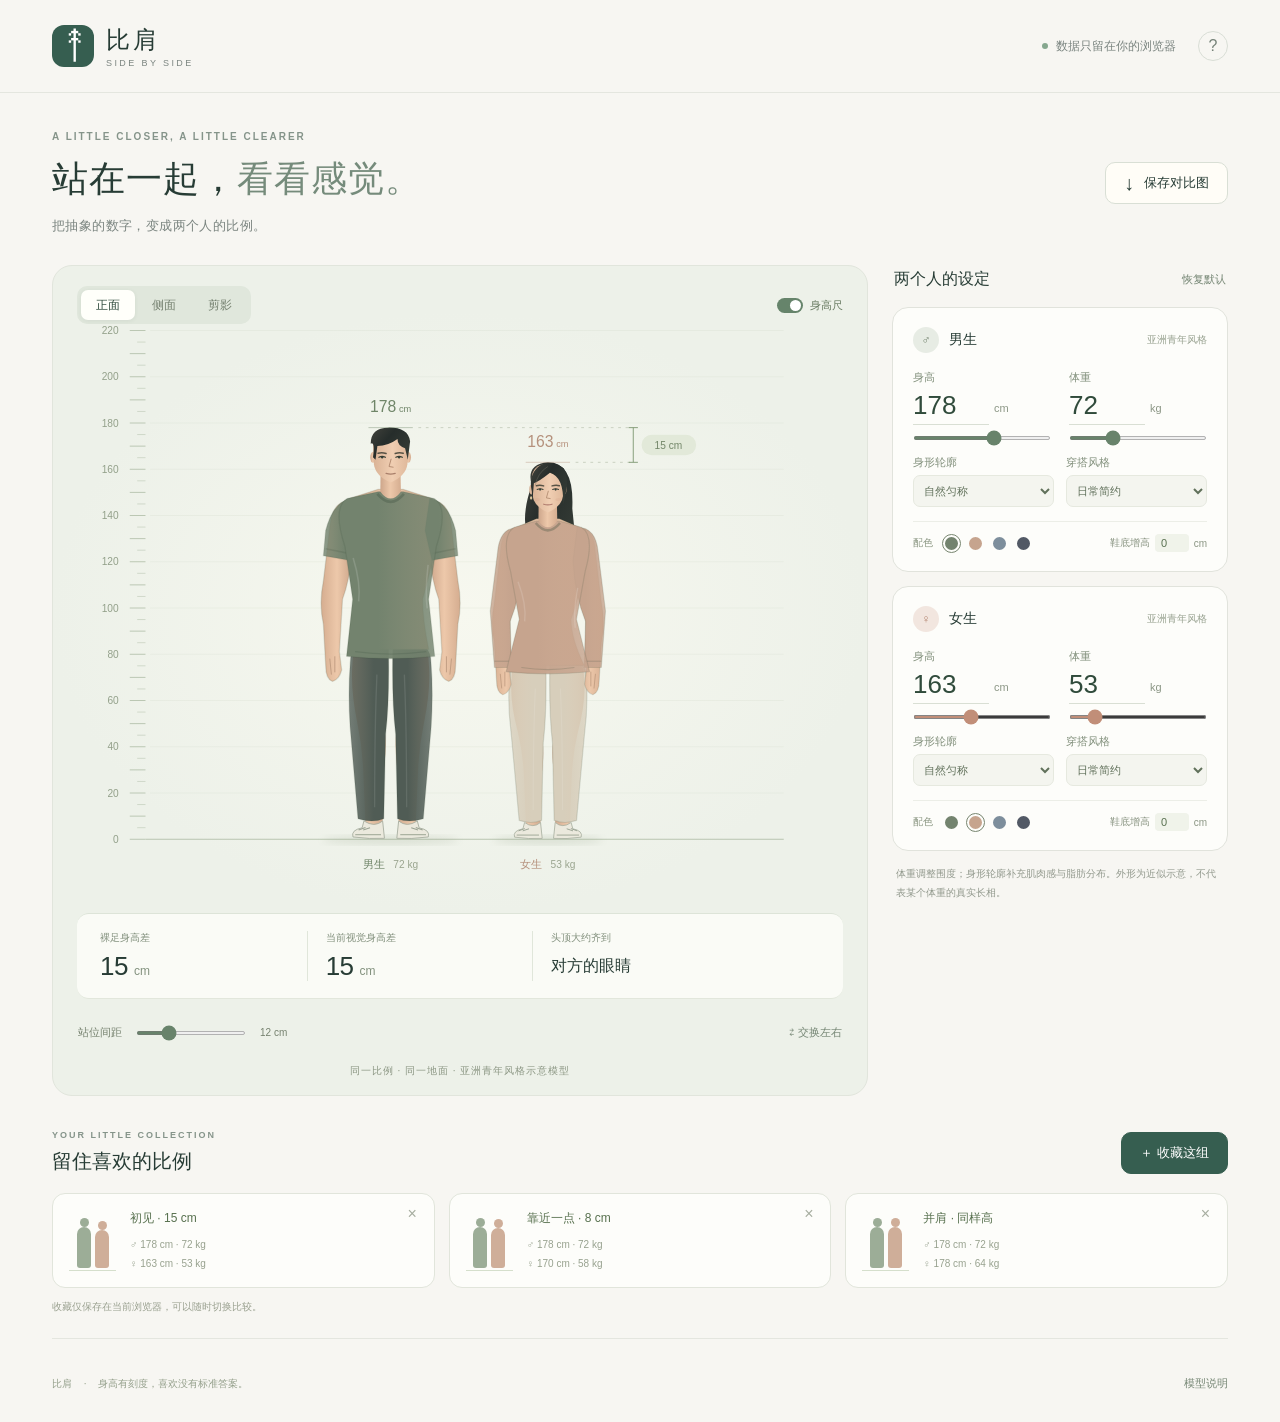
<file: index.html>
<!doctype html>
<html lang="zh-CN">
<head>
  <meta charset="utf-8">
  <meta name="viewport" content="width=device-width,initial-scale=1">
  <meta name="theme-color" content="#f7f6f2">
  <meta name="description" content="比肩：输入两个人的身高与体重，直观比较站在一起的比例，切换穿搭，收藏喜欢的组合。">
  <title>比肩 · 两个人，刚刚好的距离</title>
  <link rel="icon" href="data:image/svg+xml,%3Csvg xmlns='http://www.w3.org/2000/svg' viewBox='0 0 64 64'%3E%3Crect width='64' height='64' rx='18' fill='%232e5348'/%3E%3Cpath d='M20 47V21m0 0-6 8m6-8 6 8m18 18V29m0 0-6 8m6-8 6 8' stroke='%23fff' stroke-width='4' fill='none' stroke-linecap='round' stroke-linejoin='round'/%3E%3C/svg%3E">
  <link rel="stylesheet" href="style.css">
</head>
<body>
  <header class="topbar">
    <a class="brand" href="./" aria-label="比肩首页"><span class="brand-icon">↟</span><span>比肩<small>SIDE BY SIDE</small></span></a>
    <div class="header-right"><span class="local-tag"><i></i> 数据只留在你的浏览器</span><button class="icon-button" id="help" aria-label="关于模型" title="关于模型">?</button></div>
  </header>
  <main>
    <section class="intro"><div><p class="eyebrow">A LITTLE CLOSER, A LITTLE CLEARER</p><h1>站在一起，<span>看看感觉。</span></h1><p class="subtitle">把抽象的数字，变成两个人的比例。</p></div><button id="export" class="button export"><span aria-hidden="true">↓</span> 保存对比图</button></section>
    <div class="workspace">
      <section class="visual-panel" aria-label="身高体型对比画布">
        <div class="visual-toolbar"><div class="segmented" role="group" aria-label="查看角度"><button class="active" data-view="front" aria-pressed="true">正面</button><button data-view="side" aria-pressed="false">侧面</button><button data-view="silhouette" aria-pressed="false">剪影</button></div><label class="switch-label"><input type="checkbox" id="ruler" checked><span class="switch"></span>身高尺</label></div>
        <div class="stage-wrap"><svg id="stage" xmlns="http://www.w3.org/2000/svg" viewBox="0 0 880 650" role="img" aria-label="两人的等比例身高体型示意"></svg></div>
        <div class="comparison-stats" aria-live="polite"><div><span>裸足身高差</span><strong id="height-diff">15<small>cm</small></strong></div><div><span>当前视觉身高差</span><strong id="visual-diff">15<small>cm</small></strong></div><div class="position-stat"><span>头顶大约齐到</span><strong id="alignment">对方的眼睛</strong></div></div>
        <div class="scene-options"><label>站位间距 <input id="gap" type="range" min="0" max="45" step="1" value="12"><output id="gap-value">12 cm</output></label><button class="text-button" id="swap">⇄ 交换左右</button></div>
        <p class="canvas-note">同一比例 · 同一地面 · 亚洲青年风格示意模型</p>
      </section>
      <aside class="controls" aria-label="人物参数">
        <div class="controls-heading"><h2>两个人的设定</h2><button id="reset" class="text-button">恢复默认</button></div>
        <div id="person-controls"></div>
        <p class="model-note">体重调整围度；身形轮廓补充肌肉感与脂肪分布。外形为近似示意，不代表某个体重的真实长相。</p>
      </aside>
    </div>
    <section class="presets-section"><div class="section-title"><div><p class="eyebrow">YOUR LITTLE COLLECTION</p><h2>留住喜欢的比例</h2></div><button id="save-preset" class="button primary">＋ 收藏这组</button></div><div id="presets" class="presets"></div><p class="collection-hint">收藏仅保存在当前浏览器，可以随时切换比较。</p></section>
    <footer><span>比肩 <span class="footer-dot">·</span> 身高有刻度，喜欢没有标准答案。</span><button id="about" class="text-button">模型说明</button></footer>
  </main>
  <dialog id="about-dialog"><div class="dialog-heading"><h2>关于这两个人</h2><button class="icon-button" id="close-about" aria-label="关闭">×</button></div><p>这是原创的参数化二维人物，采用深色头发与亚洲青年风格的面部设计。它不是中国人群的人体测量数据库，也不是真人扫描模型。</p><p><strong>身高：</strong>裸足头顶到地面按同一厘米比例绘制。头发、姿势和穿搭均为示意；鞋底增高单独计算。头顶落点根据固定头身比估算。</p><p><strong>体重：</strong>利用体重与身高的比例，连续调整躯干、手臂和腿部宽度。相同身高体重可能对应多种外形，请结合身形选项观看；极端参数的误差更大。</p><p><strong>穿搭：</strong>宽松衣服会覆盖身形；看体型时可切换“贴身基础”，看约会观感时可切换日常穿搭。没有吸引力评分或“最佳情侣身高差”。</p><p><strong>隐私：</strong>不联网计算、不上传输入。收藏和上次设定保存在本浏览器。导出图片会包含当前数字，请自行决定是否分享。</p><button class="button primary" id="understood">明白了</button></dialog>
  <dialog id="save-dialog"><form id="save-form"><div class="dialog-heading"><h2>给这组比例起个名字</h2><button type="button" class="icon-button" id="close-save" aria-label="关闭">×</button></div><label class="save-label" for="preset-name">方案名称</label><input id="preset-name" maxlength="24" placeholder="例如：周末散步" autocomplete="off" required><button class="button primary" type="submit">保存方案</button></form></dialog>
  <div id="toast" role="status" aria-live="polite"></div>
  <script src="app.js" defer></script>
</body>
</html>
</file>
<file: style.css>
@charset "UTF-8";
:root{--ink:#273c35;--muted:#7b8580;--green:#365e50;--paper:#f7f6f2;--line:#e4e6df;--peach:#c5907c;--radius:20px;font-family:-apple-system,BlinkMacSystemFont,"Segoe UI","PingFang SC","Microsoft YaHei",sans-serif;color:var(--ink);background:var(--paper);font-synthesis:none}
*{box-sizing:border-box}body{margin:0}button,input,select{font:inherit}button{cursor:pointer}button,a,input,select{-webkit-tap-highlight-color:transparent}button{color:inherit}button:focus-visible,a:focus-visible{outline:3px solid #95b5a6;outline-offset:3px}button:disabled{opacity:.5;cursor:wait}button,a{touch-action:manipulation}a{color:inherit;text-decoration:none}.topbar{max-width:1440px;padding:24px 52px;margin:auto;display:flex;align-items:center;justify-content:space-between;border-bottom:1px solid var(--line)}.brand{display:flex;align-items:center;gap:12px;font-size:24px;letter-spacing:3px;font-weight:650}.brand small{display:block;font-size:9px;letter-spacing:2.4px;color:var(--muted);font-weight:500;margin-top:2px}.brand-icon{width:42px;height:42px;border-radius:12px;background:var(--green);color:#fff;display:grid;place-items:center;font-size:38px;font-weight:300;line-height:1;padding-bottom:5px;letter-spacing:0}.header-right{display:flex;align-items:center;gap:22px}.local-tag{font-size:12px;color:var(--muted);display:flex;align-items:center;gap:8px}.local-tag i{height:6px;width:6px;border-radius:50%;background:#85a78e}.icon-button{width:30px;height:30px;display:grid;place-items:center;border:1px solid #d9ded6;border-radius:50%;background:transparent;color:#758278;font-size:16px}main{max-width:1400px;padding:0 52px;margin:auto}.intro{display:flex;align-items:center;justify-content:space-between;padding:38px 0 30px}.eyebrow{font-size:10px;letter-spacing:2px;color:#85948a;font-weight:600;margin:0 0 13px}h1{margin:0;font-size:36px;font-weight:550;letter-spacing:1px}h1 span{color:#758b7b}.subtitle{font-size:13px;color:var(--muted);margin:13px 0 0;letter-spacing:.4px}.button{display:inline-flex;align-items:center;justify-content:center;gap:10px;min-height:42px;padding:10px 18px;border:1px solid #d9dfd5;background:#fffdf7;border-radius:10px;font-size:13px;font-weight:500;transition:background .15s,transform .15s}.button:hover{background:#e9eee7}.button:active{transform:translateY(1px)}.button.primary{background:var(--green);border-color:var(--green);color:#fff}.button.primary:hover{background:#294e40}.export span{font-size:20px;line-height:1}.workspace{display:grid;grid-template-columns:minmax(0,1fr) 336px;gap:24px;align-items:start}.visual-panel{border:1px solid #e1e5dc;border-radius:var(--radius);background:#edf1e9;overflow:hidden}.visual-toolbar{display:flex;align-items:center;justify-content:space-between;padding:20px 24px 0;position:relative;z-index:1}.segmented{display:inline-flex;background:#e0e7dc;border-radius:10px;padding:4px;gap:2px}.segmented button{border:0;background:transparent;border-radius:7px;font-size:12px;min-width:54px;min-height:30px;padding:5px 12px;color:#758170}.segmented button.active{background:#fffffa;color:#304b3c;box-shadow:0 1px 4px #314d3912}.switch-label{font-size:11px;display:flex;align-items:center;gap:7px;color:#66795f;cursor:pointer}.switch-label input{position:absolute;opacity:0;pointer-events:none}.switch{display:block;width:26px;height:15px;border-radius:20px;background:#c1c9bd;position:relative}.switch:after{content:"";position:absolute;left:2px;top:2px;width:11px;height:11px;border-radius:50%;background:white;transition:transform .15s}.switch-label input:checked+.switch{background:#66846b}.switch-label input:checked+.switch:after{transform:translateX(11px)}.switch-label input:focus-visible+.switch{outline:2px solid var(--green);outline-offset:3px}.stage-wrap{width:100%;aspect-ratio:880/650;margin-top:-12px}#stage{width:100%;height:100%;display:block}.comparison-stats{display:grid;grid-template-columns:1fr 1fr 1.35fr;background:#fafbf6;border-top:1px solid #dde4d8;border-bottom:1px solid #e2e7dc;margin:0 24px;border-radius:12px;padding:17px 5px}.comparison-stats>div{padding:0 18px;border-right:1px solid #e0e6da}.comparison-stats>div:last-child{border-right:0}.comparison-stats span{display:block;font-size:10px;color:#82907d;margin-bottom:7px}.comparison-stats strong{display:block;font-size:26px;line-height:1.1;font-weight:500;font-variant-numeric:tabular-nums;letter-spacing:-.5px}.comparison-stats strong small{font-size:12px;margin-left:6px;color:#83927f;letter-spacing:0}.comparison-stats .position-stat strong{font-size:16px;letter-spacing:0;line-height:1.8}.scene-options{padding:19px 25px 5px;display:flex;align-items:center;justify-content:space-between;gap:10px}.scene-options label{font-size:11px;color:#75816e;display:flex;align-items:center;gap:12px}.scene-options input{width:110px}.scene-options output{width:35px;font-size:10px;white-space:nowrap;font-variant-numeric:tabular-nums}.text-button{border:0;background:transparent;color:#758674;font-size:11px;padding:7px 0}.text-button:hover{color:#264d3d}.canvas-note{text-align:center;color:#8c9784;font-size:10px;letter-spacing:1px;margin:12px 0 17px}.controls-heading{display:flex;align-items:center;justify-content:space-between;padding:0 2px 13px}h2{font-size:16px;font-weight:550;margin:0}.person-card{background:#fdfdfa;border:1px solid #e1e3dc;border-radius:16px;padding:19px 20px;margin-bottom:14px}.person-heading{display:flex;align-items:center;justify-content:space-between;margin-bottom:17px}.person-id{display:flex;align-items:center;gap:10px;font-size:14px;font-weight:550}.person-dot{width:26px;height:26px;border-radius:50%;display:grid;place-items:center;font-size:12px;background:#e7ece4;color:#6d7d68}.person-card[data-person="female"] .person-dot{background:#f2e6df;color:#b1806b}.model-tag{font-size:10px;color:#97a18f}.metric-row{display:grid;grid-template-columns:1fr 1fr;gap:18px;margin-bottom:15px}.field-label{display:block;font-size:11px;color:#82907c;margin-bottom:5px}.number-field{display:flex;align-items:center;gap:5px}.number-field input{background:transparent;border:0;border-bottom:1px solid #d9dfd4;width:76px;padding:0 0 3px;color:#304b3b;font-size:26px;font-weight:500;outline:none;appearance:textfield;font-variant-numeric:tabular-nums}.number-field input::-webkit-inner-spin-button{-webkit-appearance:none}.number-field input:focus{border-bottom-color:var(--green)}.number-field span{font-size:11px;color:#8c9786}.range{display:block;width:100%;margin:11px 0 0}input[type="range"]{height:4px;accent-color:#68836b;cursor:pointer}.person-card[data-person="female"] input[type="range"]{accent-color:#c18e78}.select-row{display:grid;grid-template-columns:1fr 1fr;gap:12px;margin:13px 0}.select-row select{width:100%;min-width:0;background:#f4f5ef;border:1px solid #e6e9df;padding:8px 6px;border-radius:7px;font-size:11px;color:#61715b;outline-offset:2px}.bottom-settings{display:flex;justify-content:space-between;gap:12px;align-items:center;margin-top:14px;padding-top:12px;border-top:1px solid #eceee7}.color-options{display:flex;gap:7px;align-items:center}.swatch{padding:0;width:17px;height:17px;border-radius:50%;border:2px solid #fdfdfa;outline:1px solid transparent}.swatch.selected{outline-color:#788670}.swatch-label{font-size:10px;color:#899580;margin-right:3px}.shoe-field{display:flex;gap:5px;align-items:center;font-size:10px;color:#8a9583}.shoe-field input{width:34px;padding:3px 0;border:0;background:#f0f3ea;border-radius:4px;text-align:center;color:#597151;font-size:11px}.model-note{font-size:10px;color:#92998d;line-height:1.85;margin:14px 4px 0}.presets-section{margin-top:34px}.section-title{display:flex;align-items:center;justify-content:space-between;margin-bottom:18px}.section-title .eyebrow{font-size:9px;margin-bottom:8px}.section-title h2{font-size:20px;font-weight:500}.presets{display:grid;grid-template-columns:repeat(3,minmax(0,1fr));gap:14px}.preset-card{position:relative;display:flex;align-items:center;gap:14px;border:1px solid #e1e5db;background:#fdfdfa;border-radius:13px;min-height:95px;padding:13px 34px 13px 16px;cursor:pointer;width:100%;text-align:left}.preset-card:hover{border-color:#9eaf98;background:#f2f5ed}.preset-mini{width:47px;flex:none;height:60px;display:flex;align-items:flex-end;justify-content:center;gap:4px;padding-bottom:2px;border-bottom:1px solid #d5dfcc}.mini-human{width:14px;background:#9cad97;border-radius:7px 7px 3px 3px;position:relative}.mini-human:before{content:"";display:block;position:absolute;top:-9px;left:3px;width:9px;height:9px;border-radius:50%;background:inherit}.mini-human:last-child{background:#cfae99}.preset-title{display:block;font-size:12px;color:#58714f;margin-bottom:7px;font-weight:500;overflow-wrap:anywhere}.preset-data{font-size:10px;line-height:1.7;color:#98a28f}.preset-delete{position:absolute;right:11px;top:9px;border:0;background:transparent;width:23px;height:23px;color:#a6ad9f;font-size:16px}.preset-wrapper{position:relative}.preset-wrapper .preset-card{height:100%}.preset-delete:hover{color:#ad705b}.collection-hint{font-size:10px;color:#9aa190;margin-top:12px}footer{padding:30px 0 24px;margin-top:24px;border-top:1px solid var(--line);display:flex;align-items:center;justify-content:space-between;font-size:10px;color:#95a08c}.footer-dot{padding:0 9px}dialog{border:1px solid #e1e5db;padding:26px;max-width:500px;width:calc(100% - 32px);border-radius:18px;color:var(--ink);background:#fdfdfa;box-shadow:0 20px 90px #233b3220}dialog::backdrop{background:#253c354d;backdrop-filter:blur(3px)}.dialog-heading{display:flex;justify-content:space-between;align-items:center;margin-bottom:18px}dialog p{font-size:13px;line-height:1.9;color:#7b8775}dialog .button{margin-top:12px}.save-label{display:block;margin-bottom:10px;font-size:12px;color:#83917c}#preset-name{display:block;width:100%;padding:12px;border:1px solid #dbe1d4;border-radius:8px;background:#f8f9f2;color:var(--ink)}#toast{position:fixed;bottom:28px;left:50%;transform:translate(-50%,20px);background:#304e40;color:#fff;border-radius:10px;padding:12px 22px;font-size:12px;box-shadow:0 5px 20px #304e4020;opacity:0;transition:opacity .2s,transform .2s;pointer-events:none;z-index:20;max-width:90%;text-align:center}#toast.visible{opacity:1;transform:translate(-50%,0)}
@media(min-width:1400px){.stage-wrap{max-height:605px}.visual-panel .comparison-stats{margin-top:0}}
@media(max-width:1100px){main{padding:0 30px}.topbar{padding:20px 30px}.workspace{grid-template-columns:minmax(0,1fr) 300px;gap:18px}.person-card{padding:16px}.comparison-stats>div{padding:0 10px}.scene-options label{gap:6px}.scene-options input{width:70px}.position-stat strong{font-size:13px!important}.visual-toolbar{padding-left:18px;padding-right:18px}.comparison-stats{margin:0 16px}}
@media(max-width:800px){main{padding:0 20px}.topbar{padding:17px 20px}.brand{font-size:22px}.intro{padding:29px 0 24px}h1{font-size:29px}.intro .eyebrow{font-size:8px;letter-spacing:1.3px}.export{padding:9px 12px;font-size:11px;min-height:38px}.workspace{grid-template-columns:1fr}.stage-wrap{max-height:none;aspect-ratio:880/620}.visual-panel{max-width:none}.controls{margin-top:8px}#person-controls{display:grid;grid-template-columns:1fr 1fr;gap:14px}.person-card{margin:0}.model-note{margin-top:10px}.presets{gap:10px}.preset-card{padding:12px 25px 12px 10px;gap:8px}.preset-mini{width:35px}.preset-data{font-size:9px}.comparison-stats .position-stat strong{font-size:16px!important}.scene-options input{width:110px}.local-tag{font-size:10px}.header-right{gap:10px}}
@media(max-width:500px){main{padding:0 14px}.topbar{padding:15px 18px}.local-tag{font-size:0;gap:0}.local-tag i{width:7px;height:7px}.brand-icon{width:36px;height:36px;font-size:33px}.intro{align-items:flex-end;gap:8px}h1{font-size:24px;letter-spacing:0}.subtitle{font-size:10px;margin-top:10px}.intro .eyebrow{font-size:7px;letter-spacing:1px}.export{font-size:0;gap:0;width:36px;min-height:36px;padding:6px;border-radius:50%}.export span{font-size:19px}.visual-toolbar{padding:14px 14px 0}.segmented button{min-width:47px;font-size:11px;padding:4px 9px;min-height:28px}.stage-wrap{aspect-ratio:880/710;margin-top:-17px}#stage{overflow:visible}.comparison-stats{padding:14px 0;margin:0 12px;grid-template-columns:1fr 1fr 1.3fr}.comparison-stats span{font-size:8px}.comparison-stats strong{font-size:24px}.comparison-stats .position-stat strong{font-size:12px!important;line-height:2.2}.comparison-stats>div{padding:0 9px}.scene-options{padding:17px 16px 0}.scene-options input{width:82px}.canvas-note{font-size:8px;letter-spacing:.5px;margin:14px 0}.controls-heading{padding-bottom:12px}#person-controls{gap:10px}.person-card{padding:14px 12px;border-radius:13px}.person-heading{margin-bottom:17px}.model-tag{font-size:8px}.person-id{font-size:12px;gap:6px}.person-dot{width:22px;height:22px;font-size:11px}.metric-row{gap:10px}.number-field{gap:2px}.number-field input{width:52px;font-size:23px}.number-field span{font-size:9px}.field-label{font-size:10px}.select-row{grid-template-columns:1fr;gap:9px}.select-row select{font-size:11px;padding:7px}.bottom-settings{align-items:flex-start;gap:12px;flex-direction:column;margin-top:13px;padding-top:10px}.swatch-label{font-size:9px}.shoe-field{font-size:10px}.swatch{height:17px;width:17px}.model-note{font-size:9px}.presets-section{margin-top:27px}.section-title h2{font-size:18px}.section-title .button{font-size:11px;min-height:36px;padding:8px 12px}.presets{grid-template-columns:1fr}.preset-card{min-height:84px;gap:15px;padding-left:18px}.preset-mini{width:48px;height:53px}.preset-title{font-size:12px;margin-bottom:4px}.preset-data{font-size:10px}.collection-hint{font-size:9px}footer{font-size:9px;padding-top:20px;margin-top:20px}.footer-dot{padding:0 5px}}
@media(max-width:500px){.metric-row{grid-template-columns:repeat(2,minmax(0,1fr))}.number-field input{width:100%;min-width:0;flex:1}.number-field span{flex:none}.person-heading{gap:4px}.model-tag{white-space:nowrap}}
@media(max-width:360px){h1{font-size:20px}.number-field input{font-size:20px}.scene-options{padding-left:12px;padding-right:12px}.scene-options label,.scene-options .text-button{white-space:nowrap}.scene-options input{width:65px}.scene-options label{gap:5px}}
@media(prefers-reduced-motion:reduce){*{transition:none!important;scroll-behavior:auto!important}}
</file>
